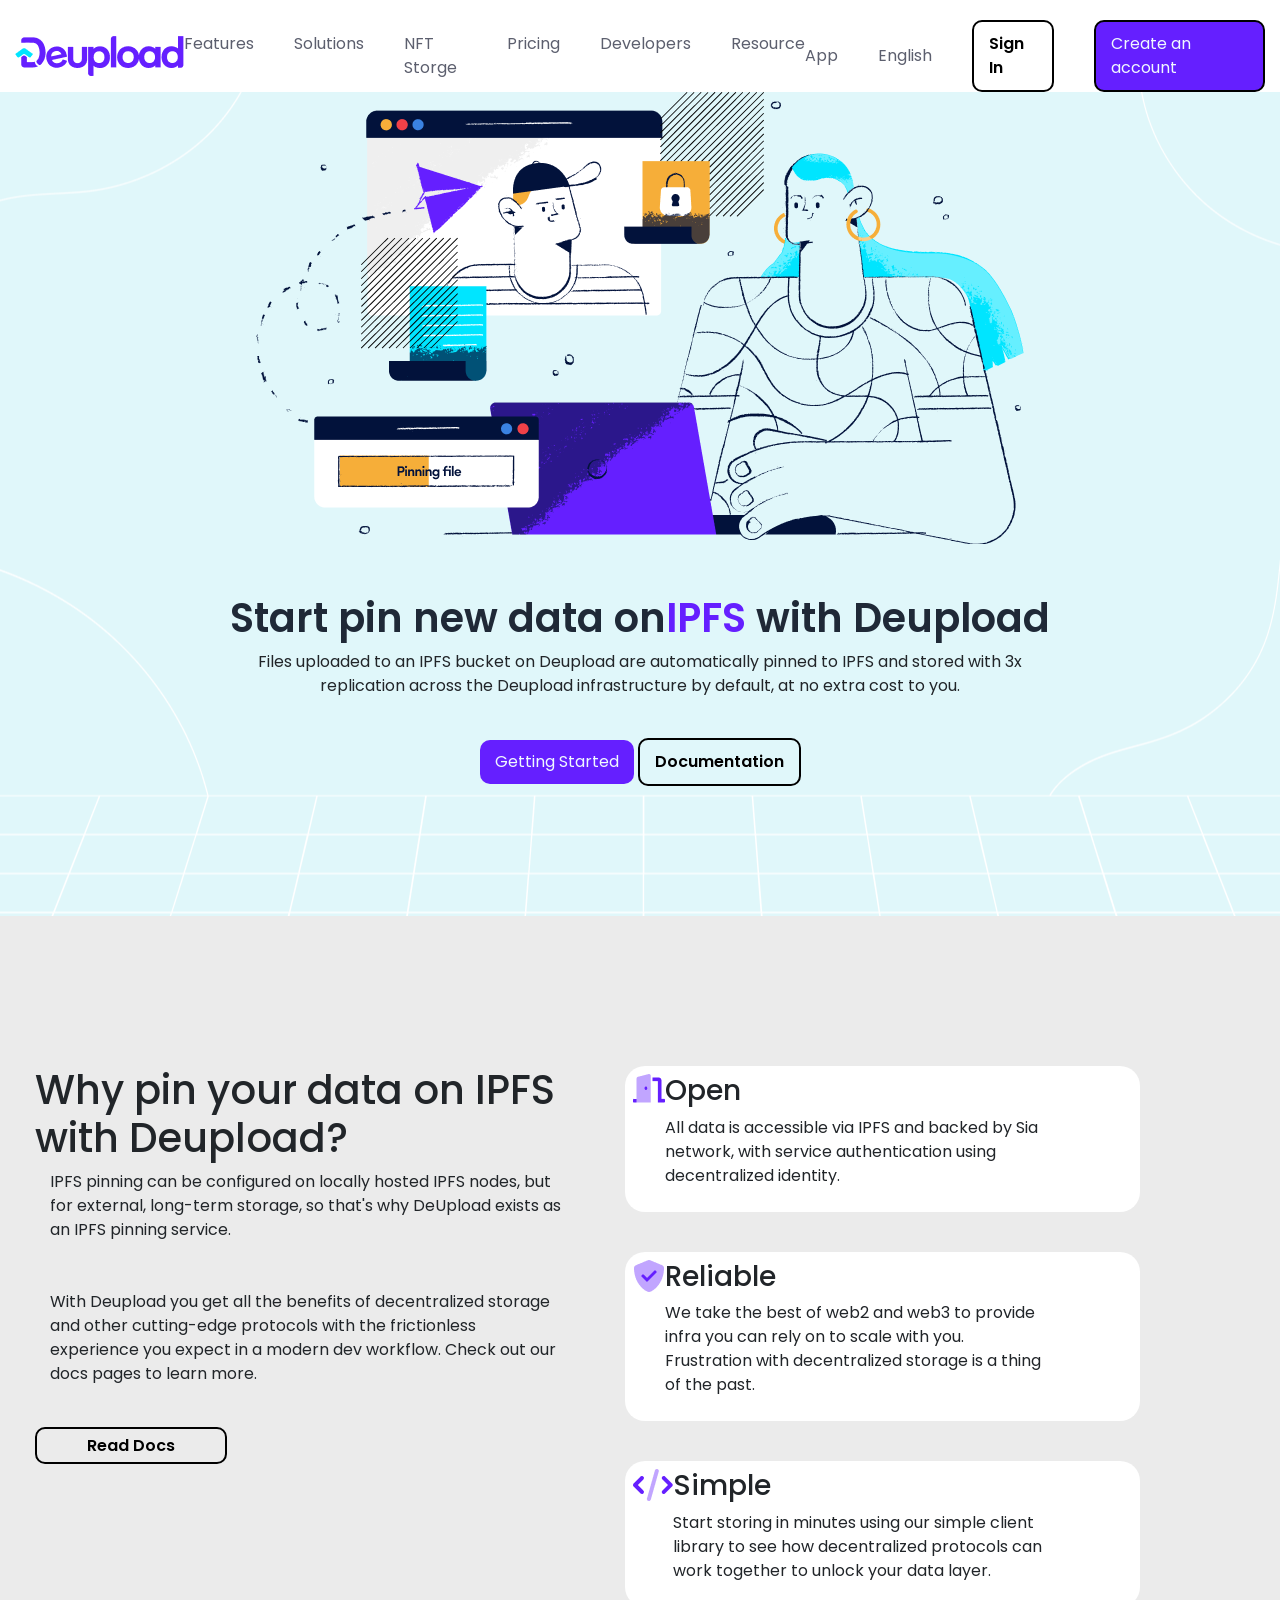
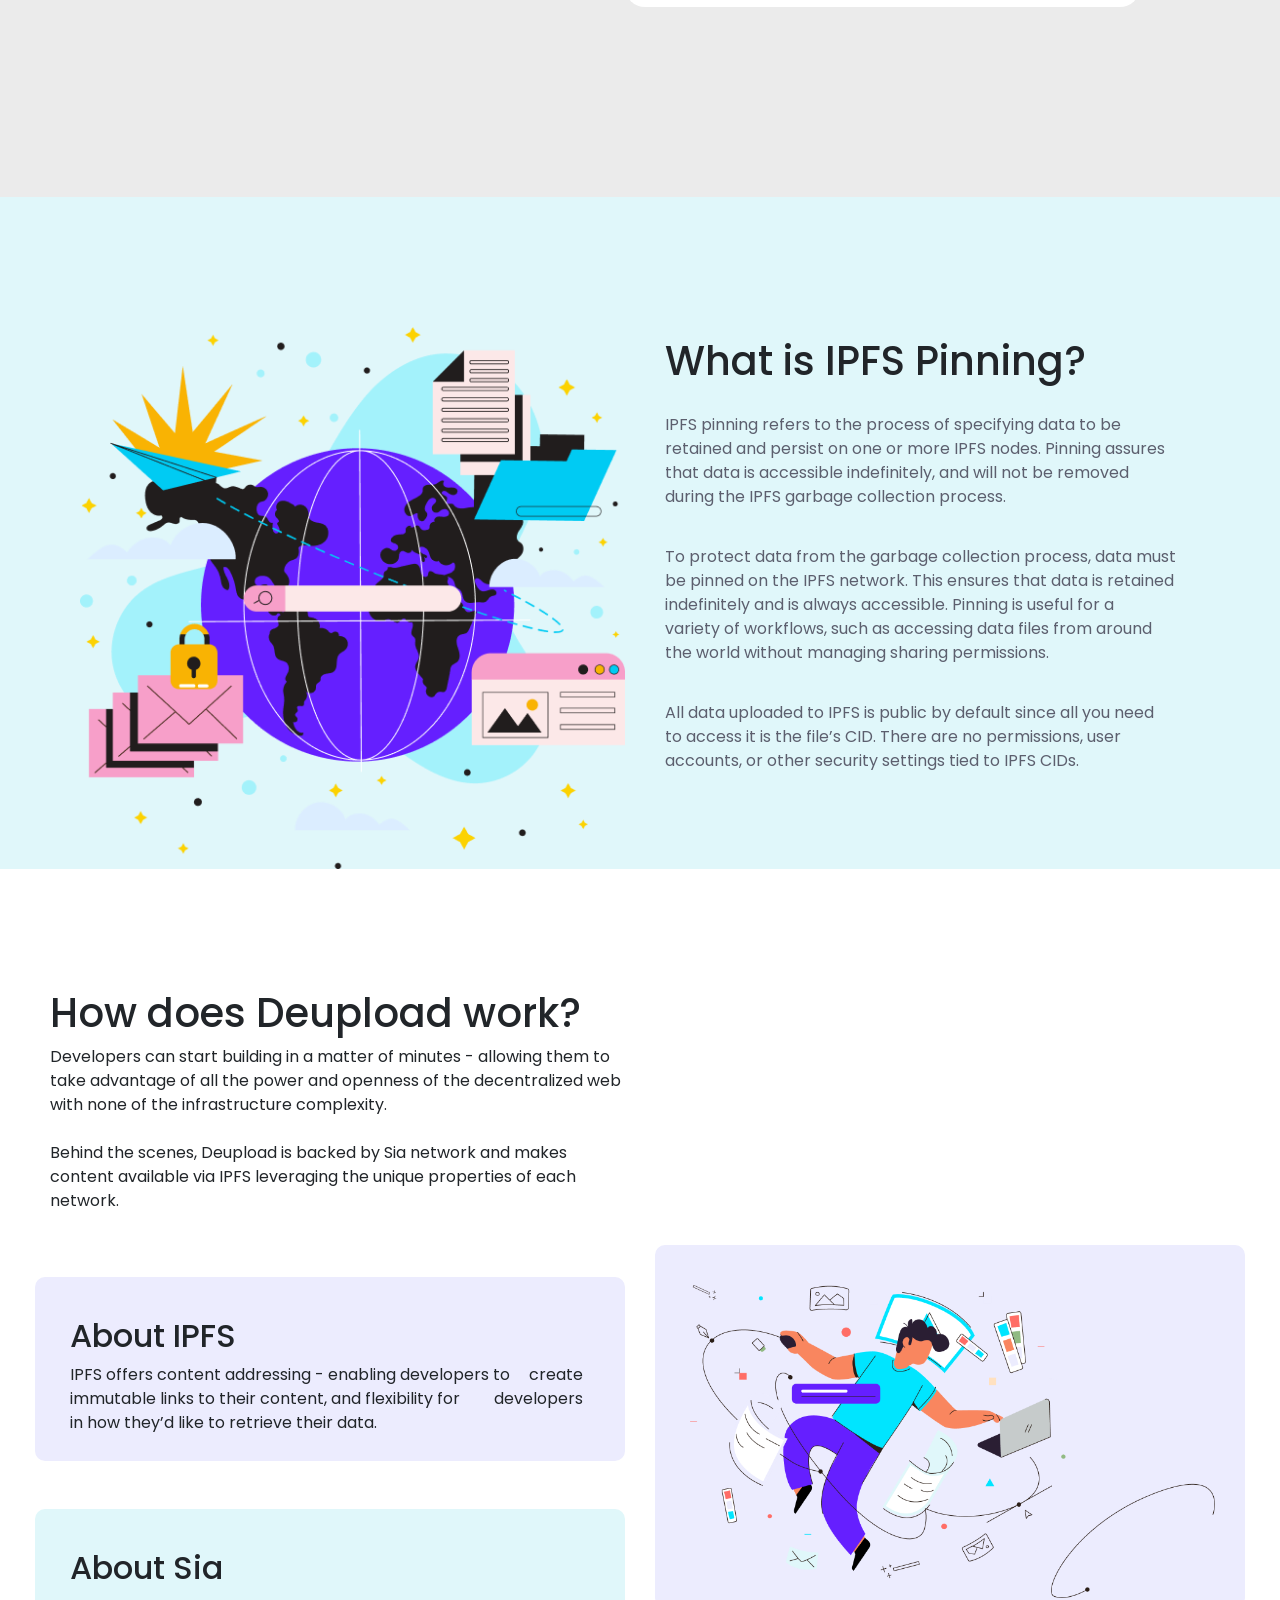
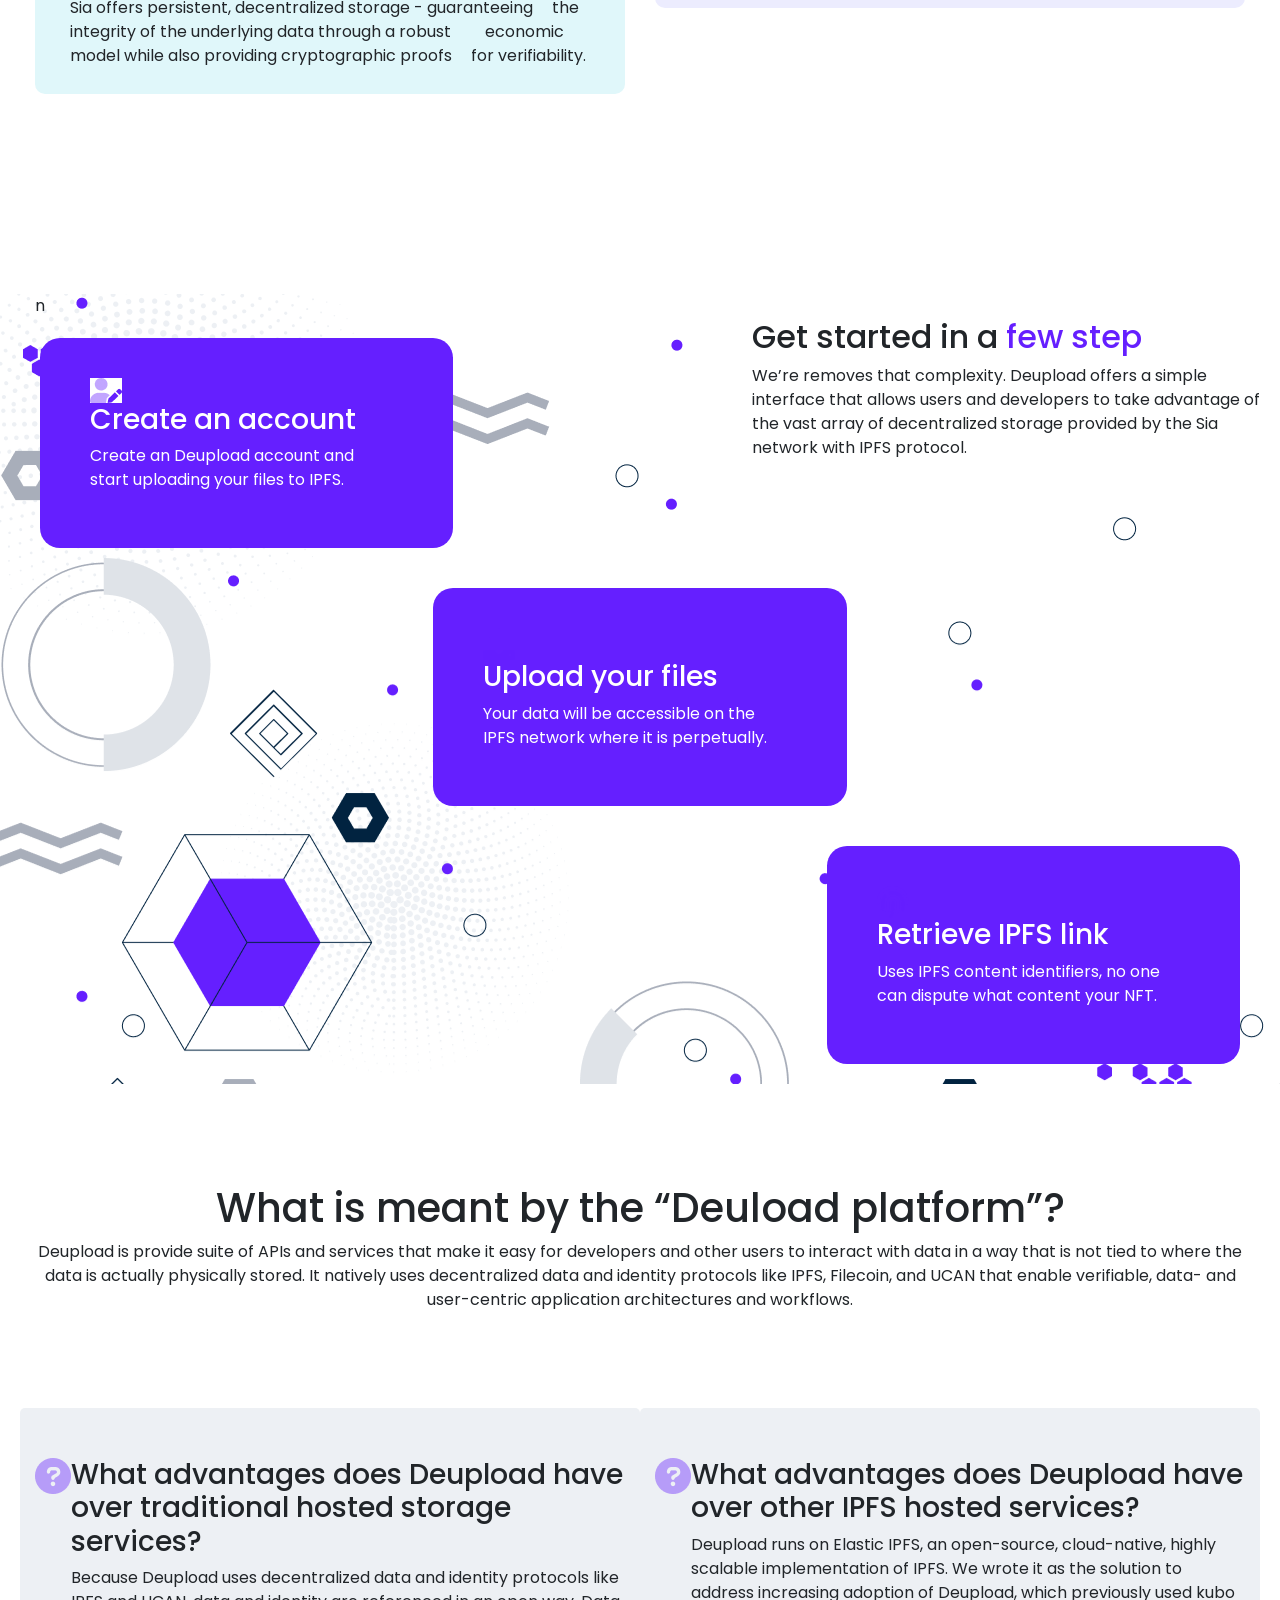
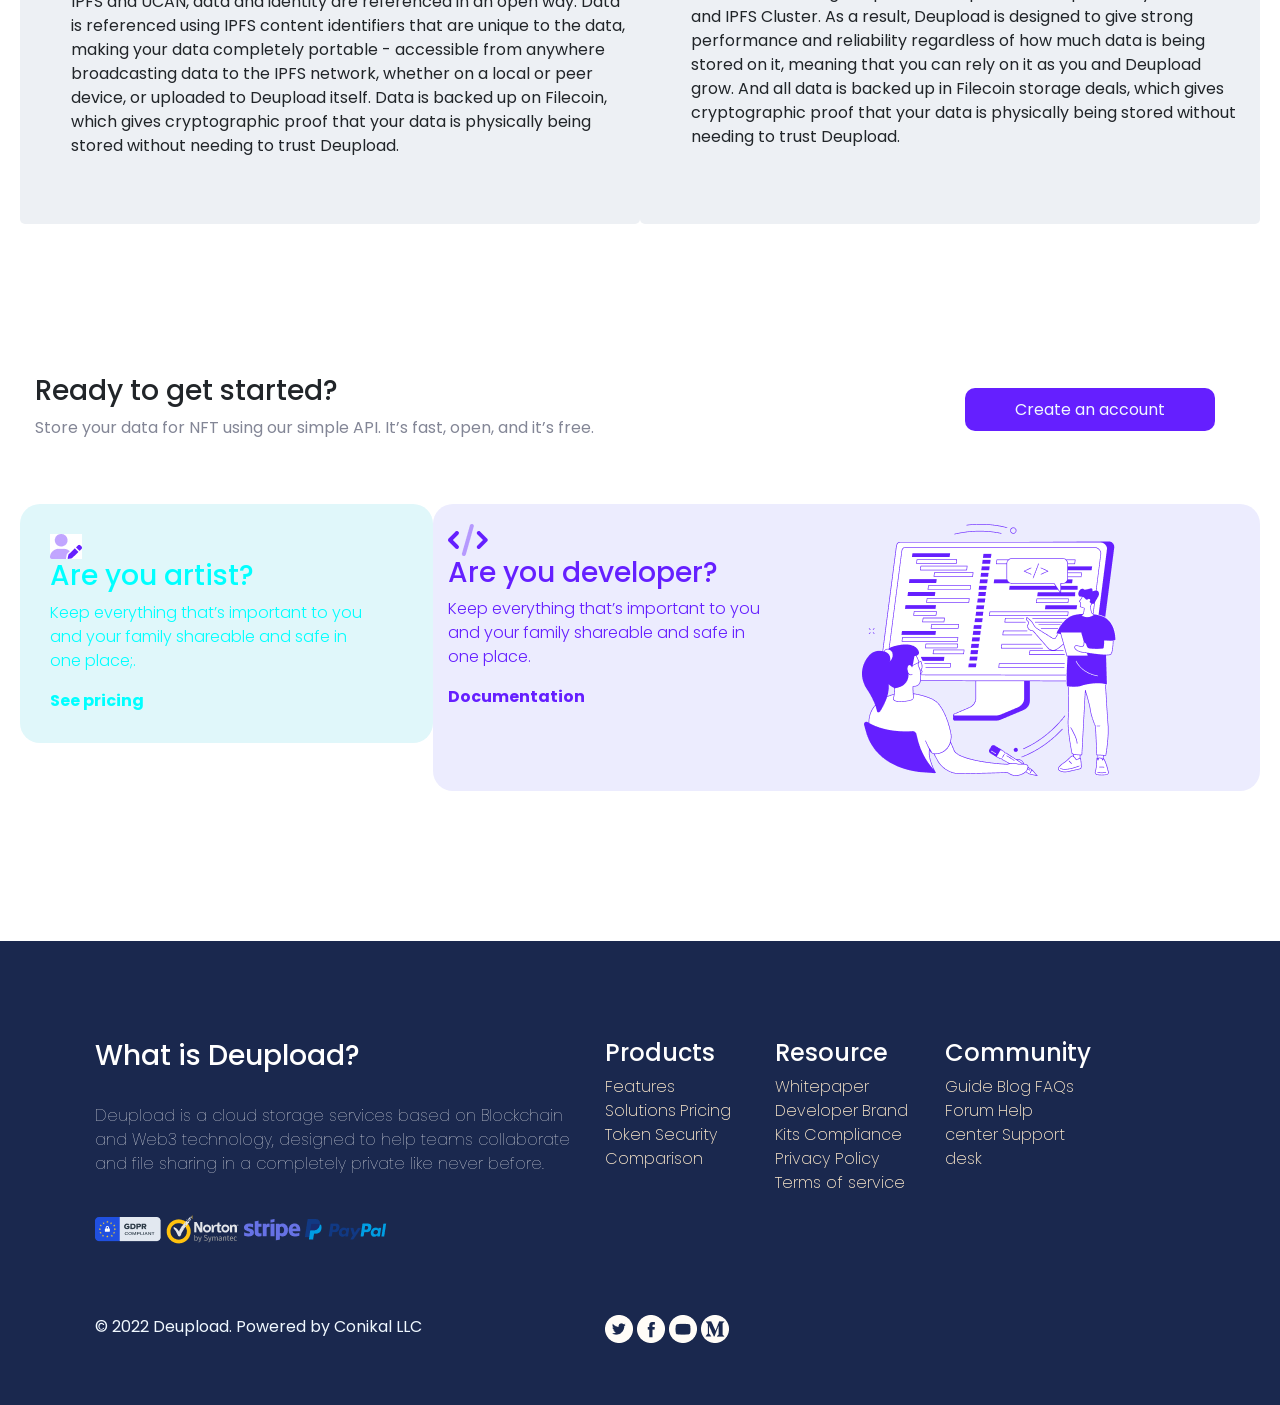
<file: index.html>
<!DOCTYPE html>
<html lang="en">
<head>
    <meta charset="UTF-8">
    <meta name="viewport" content="width=device-width, initial-scale=1.0">
    <link rel="stylesheet" href="https://cdn.jsdelivr.net/npm/bootstrap@4.4.1/dist/css/bootstrap.min.css" integrity="sha384-Vkoo8x4CGsO3+Hhxv8T/Q5PaXtkKtu6ug5TOeNV6gBiFeWPGFN9MuhOf23Q9Ifjh" crossorigin="anonymous">
    <link rel="preconnect" href="https://fonts.googleapis.com">
<link rel="preconnect" href="https://fonts.gstatic.com" crossorigin>
<link href="https://fonts.googleapis.com/css2?family=Inter:ital,opsz,wght@0,14..32,100..900;1,14..32,100..900&family=Lekton:ital,wght@0,400;0,700;1,400&family=Poppins:ital,wght@0,100;0,200;0,300;0,400;0,500;0,600;0,700;0,800;0,900;1,100;1,200;1,300;1,400;1,500;1,600;1,700;1,800;1,900&family=Roboto:ital,wght@0,100..900;1,100..900&display=swap" rel="stylesheet">
    <title>bootstrap</title>
    <link rel="stylesheet" href="./style2.css">
</head>
<body>
  <!-- first page -->
   <!-- first page start -->
 <div class="main">
  <header>
    <div class="container">

      <div class="header-wrapper">
        <div>
          <img src="./assects/deupload-text.png" alt="">
        </div>
        <div>
          <a href="#">Features</a>
          <a href="#">Solutions</a>
          <a href="#">NFT Storge</a>
          <a href="#">Pricing</a>
          <a href="#">Developers</a>
          <a href="#">Resource</a>
        </div>
         <div>
        <a href="#">App</a>
        <a href="#">English</a>
        <a id="sign-in" href="#">Sign In</a>
        <a id="account" href="#">Create an account</a>
      </div>
      
      </div>
    </div>
    
     
  </header>
    <div class="banner">
      <div class="container">
        <div class="banner-wrapper">
          <div class="row">
            <div class="col-12 col-lg-12">
              <div>
                <img src="./assects/working-man.png" class="img-fluid" alt="">
              </div>
          </div>


              <div class="col-12 col-lg-12" >
                <h1>Start pin new data on<span style="color: #651FFF;">IPFS </span>with Deupload</h1>
                <p class="pb-4">
                  <span>
                    Files uploaded to an IPFS bucket on Deupload are automatically pinned to IPFS and stored with 3x</span><span class="d-block"> replication across the Deupload infrastructure by default, at no extra cost to you.</span>
                  </span>
                </p>  
                <a id="getting" href="#">Getting Started</a>
                <a id="document" href="#">Documentation</a>
                </div>
                
              
            </div>
        </div>
      </div>
    </div>
 </div>


    <!-- first page end -->

    <!-- second page -->
     <div class="deupload">
      <div class="container">
        <div class="deupload-wrapper">
          <div class="row align-item-center">
            <div class="col-sm-12 col-lg-6">
              <h1>Why pin your data on <span class="d-block d-lg-inline"></span> IPFS with Deupload?</h1>
              <p class="col mb-5">IPFS pinning can be configured on locally hosted IPFS nodes, but for external, long-term storage, so that's why DeUpload exists as an IPFS pinning service.<br>
                <BR></BR>

               With Deupload you get all the benefits of decentralized storage and other cutting-edge protocols with the 
               frictionless experience you expect in a modern dev workflow. Check out our docs pages to learn more.</p>
               
               <a class="col mt-5" href="# ">Read Docs</a>
              </div>
            <div class="col-sm-12 col-lg-6 ">
              <div class="col mt-lg-0 mt-5">
                <div class="open d-flex p-2 "> 
                  <div><img src="./assects/door-open 1.png " alt=""></div>
                  <div>
                    <h3>Open</h3>
                    <p>All data is accessible via IPFS and backed by Sia <br>
                   network, with service authentication using <br> decentralized identity.</p>
                  </div>

                </div>
                <div class="secure d-flex p-2">
                  <div><img src="./assects/security-2nd page.png" alt=""></div>
                  <div>
                    <h3>Reliable</h3>
                    <p>We take the best of web2 and web3 to provide <br>
                       infra you can rely on to scale with you. <br>
                        Frustration with decentralized storage is a thing <br>
                         of the past.</p>
                  </div>
      
                </div>
                <div class="simple d-flex p-2">
                  <div><img src="./assects/double aero.png" alt=""></div>
                  <div>
                      <h3>Simple</h3>
                  <p>Start storing in minutes using our simple client <br>
                     library to see how decentralized protocols can <br>
                      work together to unlock your data layer.</p>

                  </div>
                

                </div>
                <div></div>
              </div>
            </div>
          </div>
        </div>
      </div>
     </div>
     <!-- second page end -->



      <!-- third page start -->
       <div class="pinning">
        <div class="container">
          <div class="pinning-wrapper">
            <div class="row">
              <div class="col-sm-12 col-lg-6">
                <div>
                  <img src="./assects/eirth.png" class="img-fluid" alt="">
                </div>
              </div>
              <div class="col-sm-12 col-lg-6">
                <h1>What is IPFS Pinning?</h1>
                <p>IPFS pinning refers to the process of specifying data to be <br> 
                  retained and persist on one or more IPFS nodes. Pinning assures <br>
                  that data is accessible indefinitely, and will not be removed <br>
                   during the IPFS garbage collection process. <br></p>
                   <p>To protect data from the garbage collection process, data must <br>
                      be pinned on the IPFS network. This ensures that data is retained <br>
                       indefinitely and is always accessible. Pinning is useful for a <br>
                         variety of workflows, such as accessing data files from around <br>
                      the world without managing sharing permissions. <br>
                    </p>
                  <p>All data uploaded to IPFS is public by default since all you need <br>
                  to access it is the file’s CID. There are no permissions, user  <br>
                  accounts, or other security settings tied to IPFS CIDs.</p>

              </div>
            </div>
          </div> 
        </div>
       </div>
       <!-- /third page end -->



        <!-- fourth page start -->

        
         <div class="work">
          <div class="container">
            <div class="work-wrapper">
              <div class="work-head">
                <h1 class="col-12">How does Deupload work?</h1>
                <p class="col-sm-12 col-lg-6 col-xl-6 ">Developers can start building in a matter of minutes - allowing them to take <span >
                   advantage of all the power and openness of the decentralized web with none of the </span> <span >
                    infrastructure complexity.</span>
                    <br> <br>
                    Behind the scenes, Deupload is backed by Sia network and makes content available 
                     via IPFS leveraging the unique properties of each network.</span>
                    </p>
              </div>
           


              <div class="row align-item-center ">

                <div class="col-lg-6">

                  <div class="col-sm-12  mt-5">

                     <h2>About IPFS</h2>
                  <p>IPFS offers content addressing - enabling developers to <span class="col-sm-12 ">
                     create immutable links to their content, and flexibility for</span> <span class="col-sm-12 ">
                     developers in how they’d like to retrieve their data.</span></p>
                  </div>


                  <div class="col-sm-12  mt-5">

                    <h2>About Sia</h2>
                    <p>Sia offers persistent, decentralized storage - guaranteeing <span class="col-sm-12 col-lg-6 col-xl-6">
                      the integrity of the underlying data through a robust </span>
                      <span class="col-sm-12 col-lg-6 col-xl-6">
                      economic model while also providing cryptographic proofs </span>
                      for verifiability.

                    </p>
                  </div>
                 
                  
                </div>
                <div class="col-lg-6 text-center mt-3">
                  <img src="./assects/man-flying.png" class="img-fluid" alt="">
                </div>
                
              </div>
            </div>
          </div>
         </div>
         <!-- fourth page end -->



         <!-- fivth page start  -->
          <div class="get-started">
            <div class="container">
              <div class="get-started-wrapper">
n
                <div class="row justify-content-between">

                  <div class="col-12 col-lg-4 text-white ">

                    <div>
                      <img src="./assects/user-pen 1.jpg" alt=""><br>
                      <h3>Create an account</h3>
                      <p>Create an Deupload account and <br>start uploading your files to IPFS.</p>
                      
                    </div>

                  </div>      
                  
                  
                    <div>
                      <h2>Get started in a <span  style="color: #651FFF;" class="" >few step</span></h2>
                       <p>We’re removes that complexity. Deupload offers a simple <br>
                        interface that allows users and developers to take advantage of <br>
                        the vast array of decentralized storage provided by the Sia <br>
                         network with IPFS protocol.</p>
                    
                    </div>
                 </div> 


                    <div class="row justify-content-center ">
                        <div class="col-sm-12  col-lg-4 text-white">

                    <div>
                      <img src="./assects/upload-logo.png" alt="">
                      <h3>Upload your files</h3>
                      <p>Your data will be accessible on the <br>
                         IPFS network where it is perpetually.</p>
                    </div>
                  </div>
                    </div>

                    <div class="row justify-content-end">
                       <div class="col-sm-12 col-lg-4 text-white">
                    <div class="">
                      <img src="./assects/fingerprint 1.png" alt="">
                      <h3>Retrieve IPFS link</h3>
                      <p>Uses IPFS content identifiers, no one <br>
                        can dispute what content your NFT.</p>
                    </div>
                  </div>

                    </div>

                  </div>

                </div>
              </div>
              <!-- fivth page end -->


                     <!--sixth page start  -->
                     <div class="plateform">

                      <div class="container">

                        <div class="plateform-wrapper">

                          <div class="div text-center">
                            <h1>What is meant by the “Deuload platform”?</h1>
                            <p>Deupload is provide suite of APIs and services that make it easy for developers and other users to interact with data in a way that is not tied to where the data is actually physically stored. It natively uses decentralized data and identity protocols like IPFS, Filecoin, and UCAN that enable verifiable, data- and user-centric application architectures and workflows.
                            </p>
                          </div>

                          <div class="row pt-5 mt-sm-5">
                            <div class="col d-flex col-sm-12 col-lg-6 ">
                              <div class="">
                                <img src="./assects/qs-logoo.png" alt="">
                              </div>
                              <div>
                                <H3>What advantages does Deupload have over traditional hosted storage services?</H3>
                                <p>Because Deupload uses decentralized data and identity protocols like IPFS and UCAN, data and identity are referenced in an open way. Data is referenced using IPFS content identifiers that are unique to the data, making your data completely portable - accessible from anywhere broadcasting data to the IPFS network, whether on a local or peer device, or uploaded to Deupload itself. Data is backed up on Filecoin, which gives cryptographic proof that your data is physically being stored without needing to trust Deupload.</p>

                              </div>
                            
                              </div>
                            <div class="col d-flex  col-sm-12 col-lg-6 ">
                              <div class="">
                                <img src="./assects/qs-logoo.png" alt="">
                              </div>
                              <div>
                                <h3>What advantages does Deupload have over other IPFS hosted services?</h3>
                                <p>Deupload runs on Elastic IPFS, an open-source, cloud-native, highly scalable implementation of IPFS. We wrote it as the solution to address increasing adoption of Deupload, which previously used kubo and IPFS Cluster. As a result, Deupload is designed to give strong performance and reliability regardless of how much data is being stored on it, meaning that you can rely on it as you and Deupload grow. And all data is backed up in Filecoin storage deals, which gives cryptographic proof that your data is physically being stored without needing to trust Deupload.</p>
                              </div>
                            </div>
                          </div>
                           
                        </div>
                      </div>
                     </div>
                     <!-- sixth page end -->


                     <!-- seventh page start -->

                      <div class="account">
                        <div class="container">
                          <div class="account-wrapper">

                            <div class="row ">
                             <div class="col-lg-9 col-sm-12 ">
                              <h3>Ready to get started?</h3>
                              <p style="color: #838696;">Store your data for NFT using our simple API. It’s fast, open, and it’s free.</p>

                             </div>
                             <div class=" col pt-4">
                              <a href="#">Create an account</a>
                             </div>
                            </div>
                            <div class="second-acc ">



                              <div class="row mt-5 ">
                              <div class="col-lg-4  col-sm-12 mb-5 ">
                                <div>
                                  <img src="./assects/user-pen 1.jpg" alt="">
                                  <h3 class="fw-bold">Are you artist?</h3>
                                  <p style="font-weight: 300;">Keep everything that’s important to you <br>
                                    and your family shareable and safe in <br>
                                    one place;.</p>
                                  <a style="color: aqua;font-weight: bolder;" href="#">See pricing</a>
                                  
                                </div>
                              </div>
                              <div class="col">
                                <div class="row">
                                  <div class="col-lg-6 col-sm-12 mb-4">
                                    <div>
                                      <img src="./assects/double aero.png" alt="">
                                      <h3>Are you developer?</h3>
                                      <p style="font-weight: 300;">Keep everything that’s important to you <br>
                                        and your family shareable and safe in <br>
                                         one place.</p>
                                       <a style="color: #651FFF; font-weight: bolder;" href="#">Documentation</a>

                                    </div>
                                    </div>
                                    <div class="col-lg-5">
                                      <div>
                                        <img src="./assects/Coding_workshop_2_.png" class="img-fluid" alt="">
                                      </div>

                                  </div>


                                  </div>
                                  
                                </div>
                                
                              </div>





                            </div>
                            
                            </div>


                          </div>
                        </div>
                      </div>

                    <!-- seventh page end -->

                    <!-- eighth page start -->
                     <div class="footer">
                      <div class="container">
                        <div class="footer-wrapper">
                          <div class="row text-white">
                            <div class="col-lg-6 col-sm-12 mt-5">
                              <div>
                                <h3>What is Deupload?</h3>
                                <p class="pt-4" style="font-weight: 100; ">Deupload is a cloud storage services based on Blockchain and Web3 
                                  technology, designed to help teams collaborate and file sharing in a 
                                  completely private like never before.</p>
                                <img src="./assects/GDPR compliant - GDPR Copy 5.png" alt="">
                                <img src="./assects/norton-by-symantec-vector-logo 1.png" alt="">
                                <img src="./assects/stripe-seeklogo.com 1.png" alt="">
                                <img src="./assects/paupa logo.png" alt="">

                              </div>
                            </div>

                            <div class="col">
                              <div class="footer-bio">  
                                <div class="row">
                                <div class="col-lg-4 col-sm-4 text-white mt-5">
                                  <div>
                                    <h4>Products</h4>
                                    <a style="color: blanchedalmond; font-weight: 200;" href="#">Features</a>
                                    <a style="color: blanchedalmond; font-weight: 200;"  href="#">Solutions</a>
                                    <a style="color: blanchedalmond; font-weight: 200;" href="#">Pricing</a>
                                    <a style="color: blanchedalmond; font-weight: 200;" href="#">Token</a>
                                    <a style="color: blanchedalmond; font-weight: 200;" href="#">Security</a>
                                    <a style="color: blanchedalmond; font-weight: 200;" href="#">Comparison</a>
                                  </div>
                                </div>
                                <div class="col-lg-4 col-sm-4 text-white mt-5">
                                  <h4>Resource</h4>
                                  <a  style="color: blanchedalmond; font-weight: 200;"href="#">Whitepaper</a>
                                  <a style="color: blanchedalmond; font-weight: 200;" href="#">Developer</a>
                                  <a  style="color: blanchedalmond; font-weight: 200;"href="#">Brand Kits</a>
                                  <a  style="color: blanchedalmond; font-weight: 200;"href="#">Compliance</a>
                                  <a  style="color: blanchedalmond; font-weight: 200;"href="#">Privacy Policy</a>
                                  <a  style="color: blanchedalmond; font-weight: 200;"href="#">Terms of service</a>
                                </div>
                                <div class="col-lg-4 col-sm-4 text-white mt-5">
                                  <h4>Community</h4>
                                  <a  style="color: blanchedalmond; font-weight: 200;"href="#">Guide</a>
                                  <a  style="color: blanchedalmond; font-weight: 200;"href="#">Blog</a>
                                  <a  style="color: blanchedalmond; font-weight: 200;"href="#">FAQs</a>
                                  <a  style="color: blanchedalmond; font-weight: 200;"href="#">Forum</a>
                                  <a  style="color: blanchedalmond; font-weight: 200;"href="#">Help center</a>
                                  <a  style="color: blanchedalmond; font-weight: 200;"href="#">Support desk</a>
                                </div>
                              </div>
                            </div>
                          </div>
                         </div>
                              <div class="row justify-content-between">
                                <div class="col-lg-6 col mt-5"> 
                                  <p style="color: aliceblue;">© 2022 Deupload. Powered by Conikal LLC</p>
                                </div>
                                <div class="col-lg-6 col-sm-12 mt-5">
                                  <img src="./assects/Twitter_logo.png" alt="">
                                  <img src="./assects/fb-logo.png" alt="">
                                  <img src="/assects/yt-logo.png" alt="">
                                  <img src="./assects/M-logo.png" alt="">
                                </div>
                              
                              </div>
                        </div>
                      </div>
                     </div>

                     



                                                            
    
</body>
</html>
</file>
<file: style2.css>
*{
    padding: 0px;
    margin: 0px;
    box-sizing: border-box;
    text-decoration:none ;
    font-family: "Poppins", sans-serif;
;
}
.container{
    max-width: 1440px;
}
.header-wrapper{
    display: flex;
    align-items: center;
    justify-content: space-between;
    margin-top: 20px;

}
a{
    color: #5C5F6E;
}
.header-wrapper>div:nth-child(2){
     display: flex;
     gap: 40px;
}
.header-wrapper>div:nth-child(3){
     display: flex;
     gap: 40px;
     align-items: center;
}
#sign-in{
    padding: 10px  15px;
    border:2px solid black;
    border-radius: 10px;
    color: black;
    font-weight: 600;

}
#account{
    padding: 10px  15px;
      border:2px solid black;
    border-radius: 10px;
    background-color: #651FFF;
    color: aliceblue;
}
.banner-wrapper{
    text-align: center;
}
.banner-wrapper>div>div:nth-child(2){
    margin-top: 50px;
    gap:10px;
}
#getting{
      padding: 10px  15px;
    border-radius: 10px;
    background-color: #651FFF;
    color: aliceblue;


}
#document{
     padding: 10px  15px;
    border:2px solid black;
    border-radius: 10px;
    color: black;
    font-weight: 600;
    margin-bottom: 130PX;

}
.banner-wrapper>div>div:nth-child(2) h1{
    color: #1F2937;
    font-weight: 600;
}

.banner-wrapper>div>div:nth-child(2) a{
   display:inline-flex;
   
     
}
.banner{
    background-image:url(./assects/1st-page\ bg.png);
    background-repeat: no-repeat;
    background-position: center;
    
}
.deupload-wrapper{
    padding-top: 150PX;
    max-width: 1120px;   
    justify-content: space-between;
 
    
}
.deupload{
    background-color: #ebebeb;
    background-repeat: no-repeat;
    background-position: center;

}
.deupload .container{
    max-width: 1240px;
}
.deupload-wrapper>div>div:nth-child(1) a{
    /* margin-top: 400px; */
    padding: 5px 50px;
    border: 2px solid black;
    color: black;
    font-weight: 600;
    border-radius: 10px;
 
}

.open{
    background-color: rgb(255, 255, 255);
    border-radius: 20px;
    margin-bottom: 40px ;
 }
 .secure{
    background-color: rgb(255, 255, 255);
    border-radius: 20px;
    margin-bottom: 40px ;
 }
  .simple{
    background-color: rgb(255, 255, 255);
    border-radius: 20px;
    margin-bottom: 40px ;
 }
 .deupload-wrapper>div>div:nth-child(2){
    margin-bottom: 150px;
 }
.pinning-wrapper{
    padding-top: 130px;
    display: flex;
    justify-content: space-around;
}
.pinning-wrapper>div>div:nth-child(2) p{
    padding:10px ;
    color: #5C5F6E;
}
.pinning-wrapper>div>div:nth-child(2) h1{
    padding:10px ;
}
.pinning{
    background-color: #E0F7FA;
    background-position: center;
    background-repeat: no-repeat;
}
.work .container{
    max-width: 1240px;
}
.work-wrapper .work-head{
    display: flex table-column;
    align-items: center;
    justify-content: space-between;
    padding-top: 120px;
}
.work-wrapper>div :nth-child(1) h1{
    font-weight: 800px;
}
.work-wrapper>div>div>:nth-child(1){
    background-color: #ECECFE;
    border-radius: 10px;
    font-weight: 800px;
    padding: 40px 30px 10px 35px;

    

    
}
.work-wrapper>div>div>:nth-child(2){
    background-color: #E0F7FA;
    border-radius: 10px;
    padding: 40px 30px 10px 35px;
    font-weight: 800px;

}
.work-wrapper{
    margin-bottom: 200px;
}
.dog{
   color: #651FFF;
   margin-bottom: 100px;
}
.get-started .container{
    max-width: 1240px;

}
.get-started{
    background-image: url(./assects/bg-5th\ page.png);
    background-repeat: no-repeat;
    background-position: center;

}
.get-started-wrapper>div>div:nth-child(1){
    background-color: #651FFF;
    border-radius: 20px;
    padding: 40px 50px;
    margin: 20px;
}
.get-started-wrapper{
    margin-bottom: 100px;
}
.plateform .container{
    max-width: 1240px;
}
.plateform-wrapper>div>div{
   background-color: #EDF0F4;
   padding-top: 50px;
   padding-bottom: 50px;
   border-radius: 5px;
  
}
.plateform-wrapper{
    margin-bottom: 150px;
}
.account-wrapper>div>div:nth-child(2) a{
    color: aliceblue;
    background-color: #651FFF;
    padding: 10px 50px;
    border-radius: 10px;
}
.account .container{
    max-width: 1240px;
}
.second-acc>div>div:nth-child(1){
    background-color: #E0F7FA;
    border-radius: 20px;
    color: aqua;
    padding: 30px;
}
.second-acc>div>div:nth-child(2){
    background-color: #ECECFE;
    border-radius: 20px;
    color: #651FFF;
    padding-top:20px;
}
.account-wrapper{
    margin-bottom: 150px;
}
.footer .container{
     max-width: 1240px;
}
.footer{
    background-color: #1A284E;
    padding: 50px 80px;
}
.footer-wrapper{
    max-width: 990px;
    justify-content: space-between;
}
</file>
